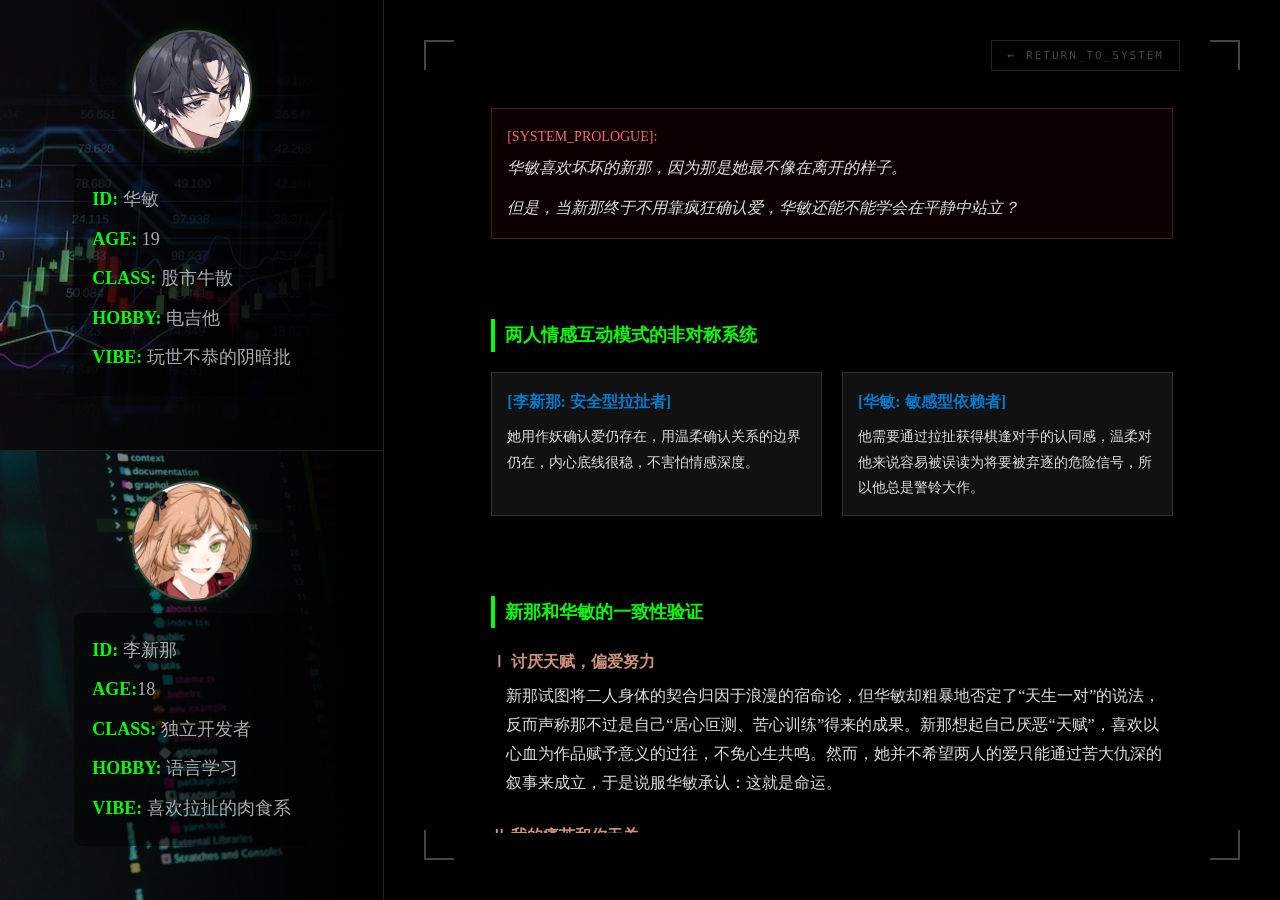
<file: character.html>
<!DOCTYPE html>
<html lang="zh-CN">
<head>
    <meta charset="UTF-8">
    <title>Character Dossier</title>
    <style>
        /* 1. 基础重置：消除默认边距，让高度撑满屏幕 */
        * { margin: 0; padding: 0; box-sizing: border-box; }
        body, html { height: 100%; font-family: 'Courier New', Courier, monospace; background: #000; color: #fff; overflow: hidden; }
       
        /* 1. 全局基础字体（中文优化） */
      body {
   font-family: "Source Han Serif SC", "STSong", "SimSun", serif;
  }

        /* 2. 主布局：左右分布 */
        .container {
            display: flex;
            height: 100vh;
            width: 100vw;
        }

        /* 3. 左侧：档案区（平分高度） */
        .sidebar {
             height: 100vh;
            width: 30%;
            display: flex;
            flex-direction: column;
            border-right: 1px solid #222;
        }

        .profile-box {
            flex: 1; /* 强制平分高度 */
            position: relative;
            align-items: center;
            padding: 30px;
            display: flex;
        min-height: 0;
            flex-direction: column;
            justify-content: flex-start;
            overflow: visible;
        }

        /* 背景淡出效果 */
        #box-1 { 
            background: linear-gradient(to right, rgba(0,0,0,0.2) 0%, #000 90%), 
                        url('stock.JPG'); /* 这里记得换成你的图片路径 */
            background-size: cover;
            border-bottom: 1px solid #222;
        }

        #box-2 { 
            background: linear-gradient(to right, rgba(0,0,0,0.2) 0%, #000 90%), 
                        url('code.JPG'); /* 这里记得换成你的图片路径 */
            background-size: cover;
        }

/* 所有头像的通用基础样式（占位符） */
.avatar {
    width: 120px; 
    height: 120px;
    flex-shrink: 0; 
  
    border-radius: 50%; /* 圆形 */
    border: 2px solid #555; /* 灰色边框 */
    background-color: #111; /* 无图时的默认深色背景 */
    
    /* 核心修正：确保图片铺满、居中且不被 background 颜色覆盖 */
    background-size: cover;
    background-position: center;
    background-repeat: no-repeat;
    
    margin-bottom: 12px;
   
    /* 增加一个淡淡的荧光扫描感，配合对焦框 */
    box-shadow: 0 0 10px rgba(0, 255, 0, 0.2); 
    filter: grayscale(0.2) contrast(1.1); /* 稍微增加一点冷峻感 */
}

/* 专门针对华敏（Box-1）的头像路径 */
#box-1 .avatar {
    /* 关键点：使用 !important 确保它不被 background 的简写属性冲掉 */
    background-image: url('huamin_avatar.jpg') !important;
}

/* 专门针对李新那（Box-2）的头像路径 */
#box-2 .avatar {
    background-image: url('xinna_avatar.jpg') !important;
}

.info {
    background: rgba(0, 0, 0, 0.5); /* 3. 加一层半透明底色，防止背景遮挡文字 */
    padding: 18px;
    border-radius: 8px;
    display: flex;
    flex-direction: column;
    justify-content: flex-start;
}
        .info p { line-height: 2.2; font-size: 18px; color: #aaa; }
        .info b { color: #00ff00; } /* 重点信息用绿色高亮 */

        /* 4. 右侧：叙事对焦区 */
     .main-display {
    flex: 1;
    position: relative;
    display: flex;
    align-items: center;    /* 垂直居中 */
    justify-content: center; /* 水平居中 */
    background: #000;
    overflow: hidden;        /* 防止内容溢出到屏幕外 */
}

/* 1. 定义滚动条整体宽度 */
.content::-webkit-scrollbar {
    width: 6px;  /* 调细一点，更精致 */
}

/* 2. 定义滚动条轨道（底色）：改成纯黑，完全融入背景 */
.content::-webkit-scrollbar-track {
    background: #000; 
}

/* 3. 定义滑块（滑动的条）：改成深灰色或带点透明的白色 */
.content::-webkit-scrollbar-thumb {
    background: #444; /* 这里的颜色可以调：#444 是深灰，#888 是亮灰 */
    border-radius: 10px; /* 让滑块两头圆润一点 */
}

/* 4. 鼠标悬停在滑块上时：稍微变亮一点，增加交互感 */
.content::-webkit-scrollbar-thumb:hover {
    background: #666; 
}

        /* 对焦框四个角 */
        .corner {
            position: absolute;
            width: 30px; height: 30px;
            border: 2px solid #444;
        }
        .top-left { top: 40px; left: 40px; border-right: none; border-bottom: none; }
        .top-right { top: 40px; right: 40px; border-left: none; border-bottom: none; }
        .bottom-left { bottom: 40px; left: 40px; border-right: none; border-top: none; }
        .bottom-right { bottom: 40px; right: 40px; border-left: none; border-top: none; }

       
    .content {
    width: 85%;
    max-height: 85%;
    overflow-y: auto;
    color: #ddd;
    line-height: 1.8;
    padding: 40px; /* 增加留白，更高级 */
    
    /* 核心修复：强制垂直排列 */
    display: flex;
    flex-direction: column; 
    gap: 40px; /* 每一块内容之间的间距 */
}

.back-btn {
    /* 1. 关键：改为绝对定位，相对于父元素 main-display */
    position: absolute; 
    
    /* 2. 定位到右上角 */
    top: 40px;    /* 距离顶部 60px，避开对角框 */
    right: 100px;  /* 距离右侧 60px */
    left: auto;   /* 取消之前的靠左设置 */
    
    z-index: 100;
    display: flex;
    align-items: center;
    gap: 10px;
    padding: 8px 15px;
    text-decoration: none;
    
    /* 维持你喜欢的硬核风格 */
    color: #444;
    border: 1px solid #222;
    background: rgba(0, 0, 0, 0.8); /* 稍微深一点，防止背景字干扰 */
    font-size: 11px;
    font-family: "Consolas", "Monaco", monospace !important;
    letter-spacing: 2px;
    transition: all 0.3s ease;
}

.back-btn:hover {
    color: #00ff00;
    border-color: #00ff00;
    box-shadow: 0 0 15px rgba(0, 255, 0, 0.2);
    /* 鼠标悬停时往右移动一点点，表示退出的动向 */
    transform: translateX(5px); 
}

/* 鼠标悬停时的效果：瞬间变亮，带点警示感 */
.back-btn:hover {
    color: #00ff00; /* 变成系统绿色 */
    border-color: #00ff00;
    box-shadow: 0 0 10px rgba(0, 255, 0, 0.3);
    background: rgba(0, 255, 0, 0.05);
    transform: translateX(-5px); /* 轻轻往左缩一点，更有点击感 */
}

.btn-icon {
    font-weight: bold;
}
        
    </style>
</head>

<body>

<div class="container">
    <div class="sidebar">
        <div class="profile-box" id="box-1">
            <div class="avatar"></div>
            <div class="info">
                <p><b>ID:</b> 华敏</p>
                 <p><b>AGE:</b> 19</p>
                <p><b>CLASS:</b> 股市牛散</p>
                <p><b>HOBBY:</b> 电吉他</p>
                <p><b>VIBE:</b> 玩世不恭的阴暗批</p>
            </div>
        </div>
        <div class="profile-box" id="box-2">
            <div class="avatar"></div>
            <div class="info">
                <p><b>ID:</b> 李新那</p>
                 <p><b>AGE:</b>18</p>
                <p><b>CLASS:</b> 独立开发者</p>
                <p><b>HOBBY:</b> 语言学习</p>
                <p><b>VIBE:</b> 喜欢拉扯的肉食系</p>
            </div>
        </div>
    </div>

    <main class="main-display">
        <div class="corner top-left"></div>
        <div class="corner top-right"></div>
        <div class="corner bottom-left"></div>
        <div class="corner bottom-right"></div>

        <a href="index.html" class="back-btn">
    <span class="btn-icon">←</span>
    <span class="btn-text">RETURN_TO_SYSTEM</span>
   </a>

       <div class="content">
  <div style="display: block; width: 100%; background: rgba(255, 0, 0, 0.05); border: 1px solid #442222; padding: 15px; margin-bottom: 40px;">
    <p style="color: #ff6666; font-size: 14px; margin-bottom: 5px;">[SYSTEM_PROLOGUE]:</p>
    <div style="font-style: italic; line-height: 1.8;">
        <p style="margin-bottom: 12px;">华敏喜欢坏坏的新那，因为那是她最不像在离开的样子。</p>
        <p>但是，当新那终于不用靠疯狂确认爱，华敏还能不能学会在平静中站立？</p>
    </div>
</div>

<div style="margin-bottom: 40px;">
    <h3 style="color: #00ff00; font-size: 18px; border-left: 4px solid #00ff00; padding-left: 10px; margin-bottom: 20px;">
        两人情感互动模式的非对称系统
    </h3>
    <div style="display: flex; gap: 20px;">
        <div style="flex: 1; background: #111; padding: 15px; border: 1px solid #333;">
            <p style="color: #007acc; font-weight: bold; margin-bottom: 8px;">[李新那: 安全型拉扯者]</p>
            <p style="font-size: 14px;">她用作妖确认爱仍存在，用温柔确认关系的边界仍在，内心底线很稳，不害怕情感深度。</p>
        </div>
        <div style="flex: 1; background: #111; padding: 15px; border: 1px solid #333;">
            <p style="color: #007acc; font-weight: bold; margin-bottom: 8px;">[华敏: 敏感型依赖者]</p>
            <p style="font-size: 14px;">他需要通过拉扯获得棋逢对手的认同感，温柔对他来说容易被误读为将要被弃逐的危险信号，所以他总是警铃大作。</p>
        </div>
    </div>
</div>

<div style="margin-bottom: 10px;">
    <h3 style="color: #00ff00; font-size: 18px; border-left: 4px solid #00ff00; padding-left: 10px; margin-bottom: 20px;">
        新那和华敏的一致性验证
    </h3>
    
    <div style="margin-bottom: 25px;">
        <p style="color: #ce9178; font-weight: bold;">Ⅰ 讨厌天赋，偏爱努力</p>
        <p style="padding-left: 15px; margin-top: 5px;">
            新那试图将二人身体的契合归因于浪漫的宿命论，但华敏却粗暴地否定了“天生一对”的说法，反而声称那不过是自己“居心叵测、苦心训练”得来的成果。新那想起自己厌恶“天赋”，喜欢以心血为作品赋予意义的过往，不免心生共鸣。然而，她并不希望两人的爱只能通过苦大仇深的叙事来成立，于是说服华敏承认：这就是命运。
        </p>
    </div>

    <div style="margin-bottom: 25px;">
        <p style="color: #ce9178; font-weight: bold;">Ⅱ 我的痛苦和你无关</p>
        <p style="padding-left: 15px; margin-top: 5px;">
            重要的文件被红墨水染脏，新那担忧，华敏却面色阴沉地说不需要任何人同情，包括新那。新那为他利落撕碎文件的举止惊艳，表示自己爱的就是不低头的他。华敏的内心开始动摇。
        </p>
    </div>

    <div style="margin-bottom: 25px;">
        <p style="color: #ce9178; font-weight: bold;">Ⅲ 极致掌控下的“不吃苦”共识</p>
        <p style="padding-left: 15px; margin-top: 5px;">
            新那在精神上追求极致的“重”，但在物质与感官上却奉行极度的“娇”。她从不标榜吃苦耐劳，反而理直气壮地索要最好的待遇；而华敏作为极致的掌控者，将新那的“不委屈”视为自己权力的延伸。在他看来，新那的每一分娇贵都是他能力的证明：他的人，就该凌驾于一切琐碎的磨难之上。这种“不吃苦”的共识，让两人的关系彻底告别了廉价的奉献感，变成了一场高傲者之间的相互宠溺。
        </p>
    </div>
</div>

<div style="display: block; width: 100%; margin-top: 0px;">

    <p style="color: #f44336; font-weight: bold; font-size: 18px; margin-bottom: 20px; letter-spacing: 1px;">
        [ACCESSING_CONFESSION_LOG]:
    </p>

    <div style="border-left: 1px solid #f44336; padding-left: 30px; margin-left: 5px;">
        
        <p style="color: #eee; line-height: 2.2; font-size: 15px; margin-bottom: 10px;">
            “刚见到你的时候，说实话，老子是真他妈的烦你。又拽又自信，一副什么都要自己说了算的样子，见谁都一副高高在上的表情！ 老子当时就想狠狠地把你压在身下，把你那点自以为是的傲气全他妈的碾碎！ 我他妈的以为这就是喜欢，就是征服欲。操，当时脑子里全是些肮脏的想法。”
        </p>
        
        <p style="color: #eee; line-height: 2.2; font-size: 15px; margin-bottom: 0px;">
            “但后来，老子发现你那股劲儿不仅仅是装的，是真的很有本事。又倔又韧，关键时候还能挺身而出！ 但又不止这些，老子还看到你偶尔露出来的那个脆弱，跟小动物一样，不知道怎么办的时候。”
        </p>
        
        <div style="background: rgba(255, 255, 255, 0.03); padding: 10px 0 10px 0; border-radius: 4px; margin-top: 0px;">
            <p style="color: #fff; line-height: 2.2; font-size: 16px;">
                “操，妈的！老子当时就觉得自己完了。你这小东西太他妈的有魅力了，明明让老子气得不行，却又让人心疼得不行。老子想要的就不仅仅是压垮你，老子想要把这些都给你包起来！ 想让你永远只在我面前露出那副傻气又真实的样子，想让你所有的感情都只属于我一个人。”
            </p>
        </div>
    </div> 
</div>

</body>
</html>
</file>
